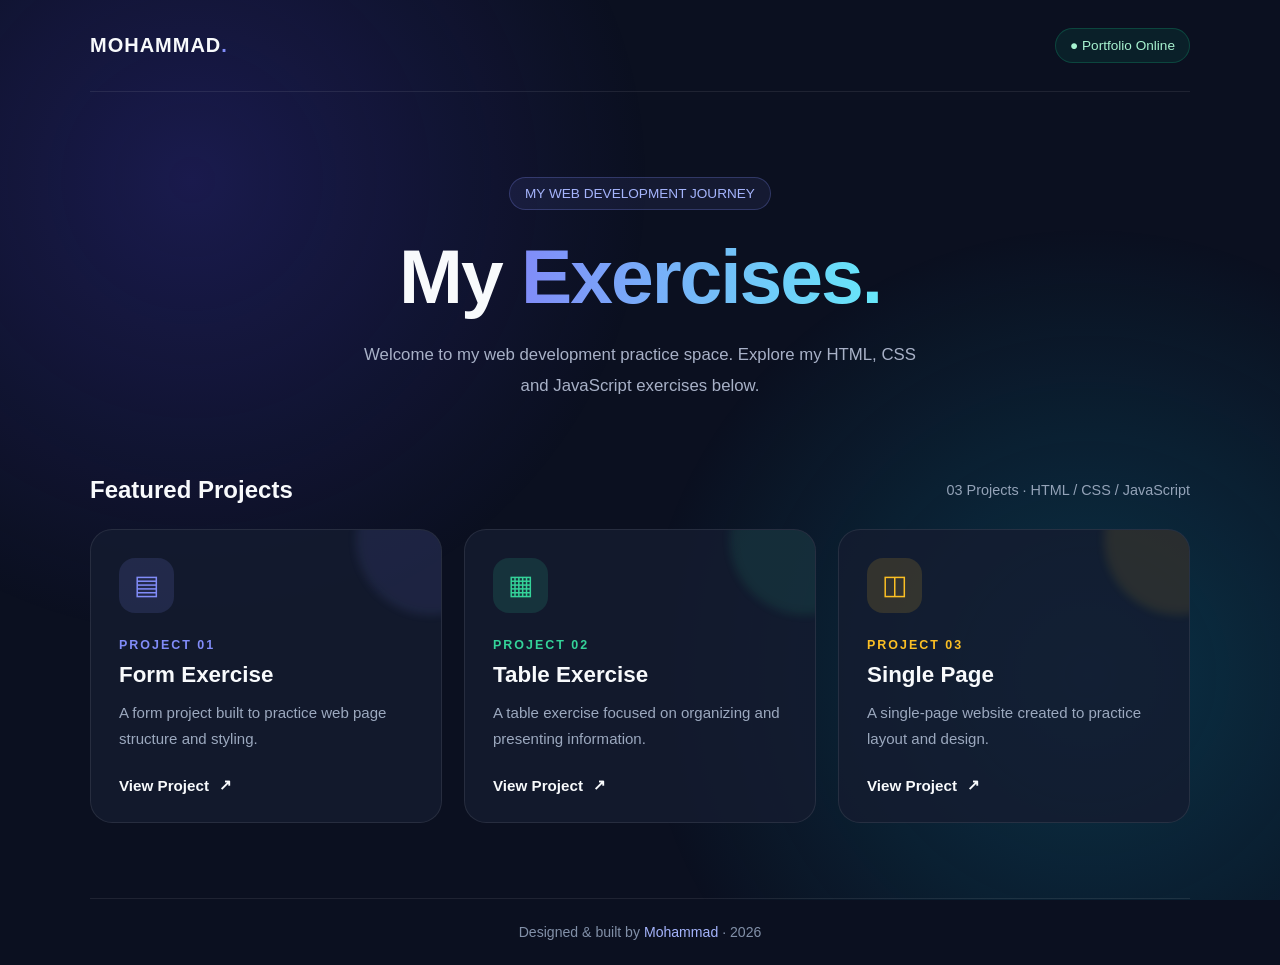
<file: index.html>
<!DOCTYPE html>
<html lang="en">
<head>
  <meta charset="UTF-8">
  <meta name="viewport" content="width=device-width, initial-scale=1.0">
  <title>Mohammad | My Exercises</title>

  <style>
    * {
      margin: 0;
      padding: 0;
      box-sizing: border-box;
    }

    body {
      font-family: Arial, Helvetica, sans-serif;
      background: #0b1020;
      color: #f8fafc;
      min-height: 100vh;
      overflow-x: hidden;
    }

    .background {
      position: fixed;
      inset: 0;
      z-index: -1;
      background:
        radial-gradient(circle at 15% 20%, #4338ca44, transparent 35%),
        radial-gradient(circle at 85% 75%, #0891b244, transparent 35%);
    }

    .container {
      width: min(1100px, 90%);
      margin: auto;
    }

    header {
      padding: 28px 0;
      display: flex;
      justify-content: space-between;
      align-items: center;
      border-bottom: 1px solid #ffffff15;
    }

    .logo {
      font-size: 1.25rem;
      font-weight: 800;
      letter-spacing: 1px;
    }

    .logo span {
      color: #818cf8;
    }

    .status {
      font-size: 0.85rem;
      color: #a7f3d0;
      background: #10b98118;
      border: 1px solid #10b98140;
      padding: 9px 14px;
      border-radius: 30px;
    }

    .hero {
      text-align: center;
      padding: 85px 0 55px;
      animation: appear 0.8s ease both;
    }

    .eyebrow {
      display: inline-block;
      color: #a5b4fc;
      border: 1px solid #818cf844;
      background: #818cf815;
      border-radius: 30px;
      padding: 8px 15px;
      font-size: 0.85rem;
      margin-bottom: 24px;
    }

    h1 {
      font-size: clamp(2.5rem, 7vw, 4.8rem);
      line-height: 1.1;
      letter-spacing: -2px;
      margin-bottom: 22px;
    }

    h1 span {
      background: linear-gradient(90deg, #818cf8, #67e8f9);
      -webkit-background-clip: text;
      background-clip: text;
      color: transparent;
    }

    .hero p {
      color: #a8b1c7;
      max-width: 580px;
      margin: auto;
      line-height: 1.8;
      font-size: 1.05rem;
    }

    .section-heading {
      display: flex;
      justify-content: space-between;
      align-items: center;
      margin: 20px 0 25px;
      gap: 15px;
    }

    .section-heading h2 {
      font-size: 1.5rem;
    }

    .section-heading p {
      color: #94a3b8;
      font-size: 0.9rem;
    }

    .projects {
      display: grid;
      grid-template-columns: repeat(3, minmax(0, 1fr));
      gap: 22px;
      padding-bottom: 75px;
    }

    .card {
      --accent: #818cf8;
      position: relative;
      overflow: hidden;
      padding: 28px;
      min-height: 265px;
      border: 1px solid #ffffff16;
      border-radius: 22px;
      background: #151c30cc;
      display: flex;
      flex-direction: column;
      align-items: flex-start;
      transition: transform 0.3s ease, border-color 0.3s ease,
                  box-shadow 0.3s ease;
      animation: appear 0.7s ease both;
    }

    .card:nth-child(2) {
      animation-delay: 0.12s;
      --accent: #34d399;
    }

    .card:nth-child(3) {
      animation-delay: 0.24s;
      --accent: #fbbf24;
    }

    .card::before {
      content: "";
      position: absolute;
      width: 150px;
      height: 150px;
      right: -65px;
      top: -65px;
      border-radius: 50%;
      background: var(--accent);
      opacity: 0.10;
      filter: blur(5px);
    }

    .card:hover {
      transform: translateY(-8px);
      border-color: var(--accent);
      box-shadow: 0 18px 45px #00000035;
    }

    .icon {
      width: 55px;
      height: 55px;
      display: grid;
      place-items: center;
      border-radius: 16px;
      background: color-mix(in srgb, var(--accent) 14%, transparent);
      color: var(--accent);
      font-size: 1.7rem;
      margin-bottom: 25px;
    }

    .number {
      color: var(--accent);
      font-size: 0.78rem;
      letter-spacing: 2px;
      margin-bottom: 10px;
      font-weight: bold;
    }

    .card h3 {
      font-size: 1.4rem;
      margin-bottom: 12px;
    }

    .card p {
      color: #9ca9bf;
      font-size: 0.94rem;
      line-height: 1.7;
      margin-bottom: 25px;
    }

    .project-link {
      display: inline-flex;
      align-items: center;
      gap: 10px;
      margin-top: auto;
      color: #f8fafc;
      text-decoration: none;
      font-weight: 700;
      font-size: 0.95rem;
      transition: gap 0.2s ease;
    }

    .project-link:hover {
      gap: 16px;
      color: var(--accent);
    }

    footer {
      border-top: 1px solid #ffffff15;
      padding: 25px 0;
      color: #8290a8;
      text-align: center;
      font-size: 0.88rem;
    }

    footer span {
      color: #a5b4fc;
    }

    @keyframes appear {
      from {
        opacity: 0;
        transform: translateY(18px);
      }
      to {
        opacity: 1;
        transform: translateY(0);
      }
    }

    @media (max-width: 800px) {
      .projects {
        grid-template-columns: 1fr;
      }

      .hero {
        padding-top: 65px;
      }

      .section-heading {
        align-items: flex-start;
        flex-direction: column;
      }

      .card {
        min-height: 240px;
      }
    }

    @media (prefers-reduced-motion: reduce) {
      *, *::before, *::after {
        animation: none !important;
        transition: none !important;
      }
    }
  </style>
</head>

<body>
  <div class="background"></div>

  <div class="container">
    <header>
      <div class="logo">MOHAMMAD<span>.</span></div>
      <div class="status">● Portfolio Online</div>
    </header>

    <main>
      <section class="hero">
        <div class="eyebrow">MY WEB DEVELOPMENT JOURNEY</div>
        <h1>My <span>Exercises.</span></h1>
        <p>
          Welcome to my web development practice space.
          Explore my HTML, CSS and JavaScript exercises below.
        </p>
      </section>

      <section aria-labelledby="projects-title">
        <div class="section-heading">
          <h2 id="projects-title">Featured Projects</h2>
          <p>03 Projects · HTML / CSS / JavaScript</p>
        </div>

        <div class="projects">
          <article class="card">
            <div class="icon" aria-hidden="true">▤</div>
            <div class="number">PROJECT 01</div>
            <h3>Form Exercise</h3>
            <p>A form project built to practice web page structure and styling.</p>
            <a class="project-link" href="./Form/">
              View Project <span aria-hidden="true">↗</span>
            </a>
          </article>

          <article class="card">
            <div class="icon" aria-hidden="true">▦</div>
            <div class="number">PROJECT 02</div>
            <h3>Table Exercise</h3>
            <p>A table exercise focused on organizing and presenting information.</p>
            <a class="project-link" href="./Table/">
              View Project <span aria-hidden="true">↗</span>
            </a>
          </article>

          <article class="card">
            <div class="icon" aria-hidden="true">◫</div>
            <div class="number">PROJECT 03</div>
            <h3>Single Page</h3>
            <p>A single-page website created to practice layout and design.</p>
            <a class="project-link" href="./Single%20Page/">
              View Project <span aria-hidden="true">↗</span>
            </a>
          </article>
        </div>
      </section>
    </main>

    <footer>
      Designed & built by <span>Mohammad</span> · 2026
    </footer>
  </div>
</body>
</html>
</file>
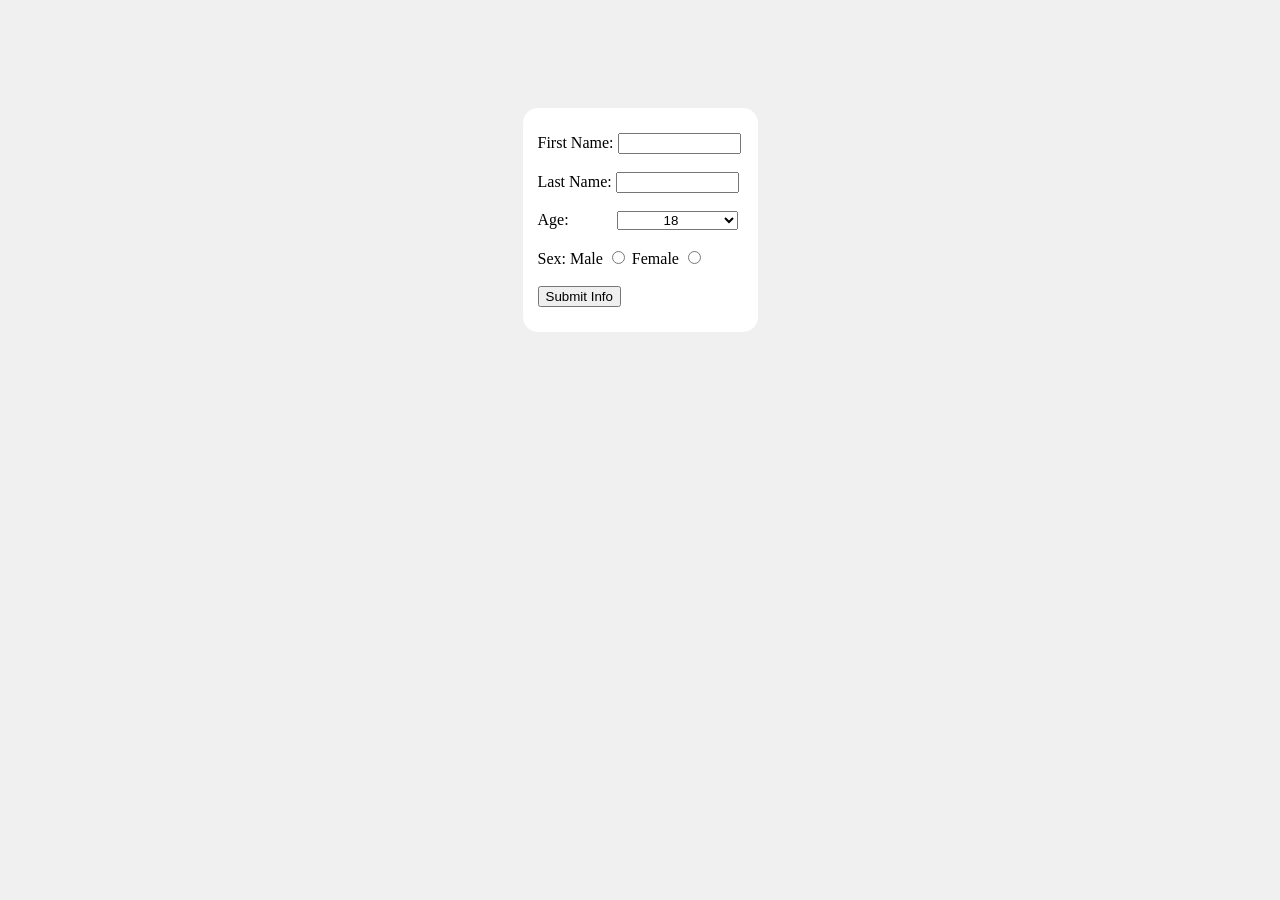
<file: Form/index.html>
<!DOCTYPE html>
<html lang="en">
<head>
    <meta charset="UTF-8">
    <meta name="viewport" content="width=device-width, initial-scale=1.0">
    <link rel="stylesheet" href="css/style.css">
    <title>Registration Page</title>
</head>
<body>
    <form action="">
        <label for="first_name">First Name: </label>
        <input type="text" id="first_name">
        <br><br>
        <label for="last_name">Last Name: </label>
        <input type="text" id="last_name">
        <br><br>
        <label for="age">Age: </label>
        <select name="age" id="age" >
        </select>
        <br><br>
        <label for="sex">Sex: </label>
        <label for="male">Male</label>
        <input type="radio" name="sex" >
        <label for="female">Female</label>
        <input type="radio" name="sex" >
        <br><br>
        <button type="submit">Submit Info</button>

    </form>

    <script src="JS/app.js"></script>
</body>
</html>
</file>
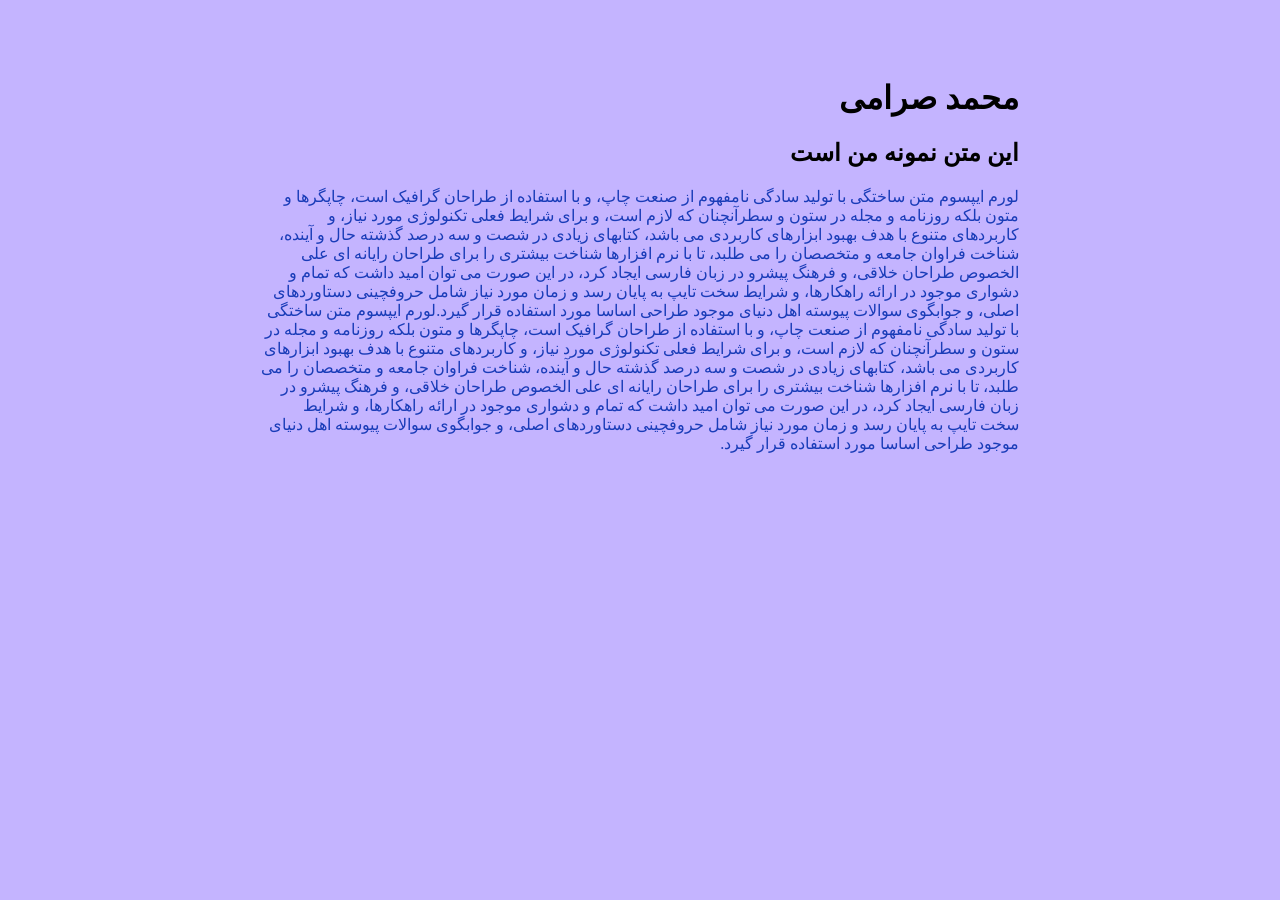
<file: Single Page/index.html>
<!DOCTYPE html>
<html lang="en" dir="rtl">
<head>
    <meta charset="UTF-8">
    <meta name="viewport" content="width=device-width, initial-scale=1.0">
    <link rel="stylesheet" href="css/style.css">
    <title>Single Page</title>
</head>
<body>
    <div>
        <h1>محمد صرامی</h1>
        <h2>این متن نمونه من است</h2>
        <p>لورم ایپسوم متن ساختگی با تولید سادگی نامفهوم از صنعت چاپ، و با استفاده از طراحان گرافیک است، چاپگرها و متون بلکه روزنامه و مجله در ستون و سطرآنچنان که لازم است، و برای شرایط فعلی تکنولوژی مورد نیاز، و کاربردهای متنوع با هدف بهبود ابزارهای کاربردی می باشد، کتابهای زیادی در شصت و سه درصد گذشته حال و آینده، شناخت فراوان جامعه و متخصصان را می طلبد، تا با نرم افزارها شناخت بیشتری را برای طراحان رایانه ای علی الخصوص طراحان خلاقی، و فرهنگ پیشرو در زبان فارسی ایجاد کرد، در این صورت می توان امید داشت که تمام و دشواری موجود در ارائه راهکارها، و شرایط سخت تایپ به پایان رسد و زمان مورد نیاز شامل حروفچینی دستاوردهای اصلی، و جوابگوی سوالات پیوسته اهل دنیای موجود طراحی اساسا مورد استفاده قرار گیرد.لورم ایپسوم متن ساختگی با تولید سادگی نامفهوم از صنعت چاپ، و با استفاده از طراحان گرافیک است، چاپگرها و متون بلکه روزنامه و مجله در ستون و سطرآنچنان که لازم است، و برای شرایط فعلی تکنولوژی مورد نیاز، و کاربردهای متنوع با هدف بهبود ابزارهای کاربردی می باشد، کتابهای زیادی در شصت و سه درصد گذشته حال و آینده، شناخت فراوان جامعه و متخصصان را می طلبد، تا با نرم افزارها شناخت بیشتری را برای طراحان رایانه ای علی الخصوص طراحان خلاقی، و فرهنگ پیشرو در زبان فارسی ایجاد کرد، در این صورت می توان امید داشت که تمام و دشواری موجود در ارائه راهکارها، و شرایط سخت تایپ به پایان رسد و زمان مورد نیاز شامل حروفچینی دستاوردهای اصلی، و جوابگوی سوالات پیوسته اهل دنیای موجود طراحی اساسا مورد استفاده قرار گیرد.</p>
    </div>
</body>
</html>
</file>
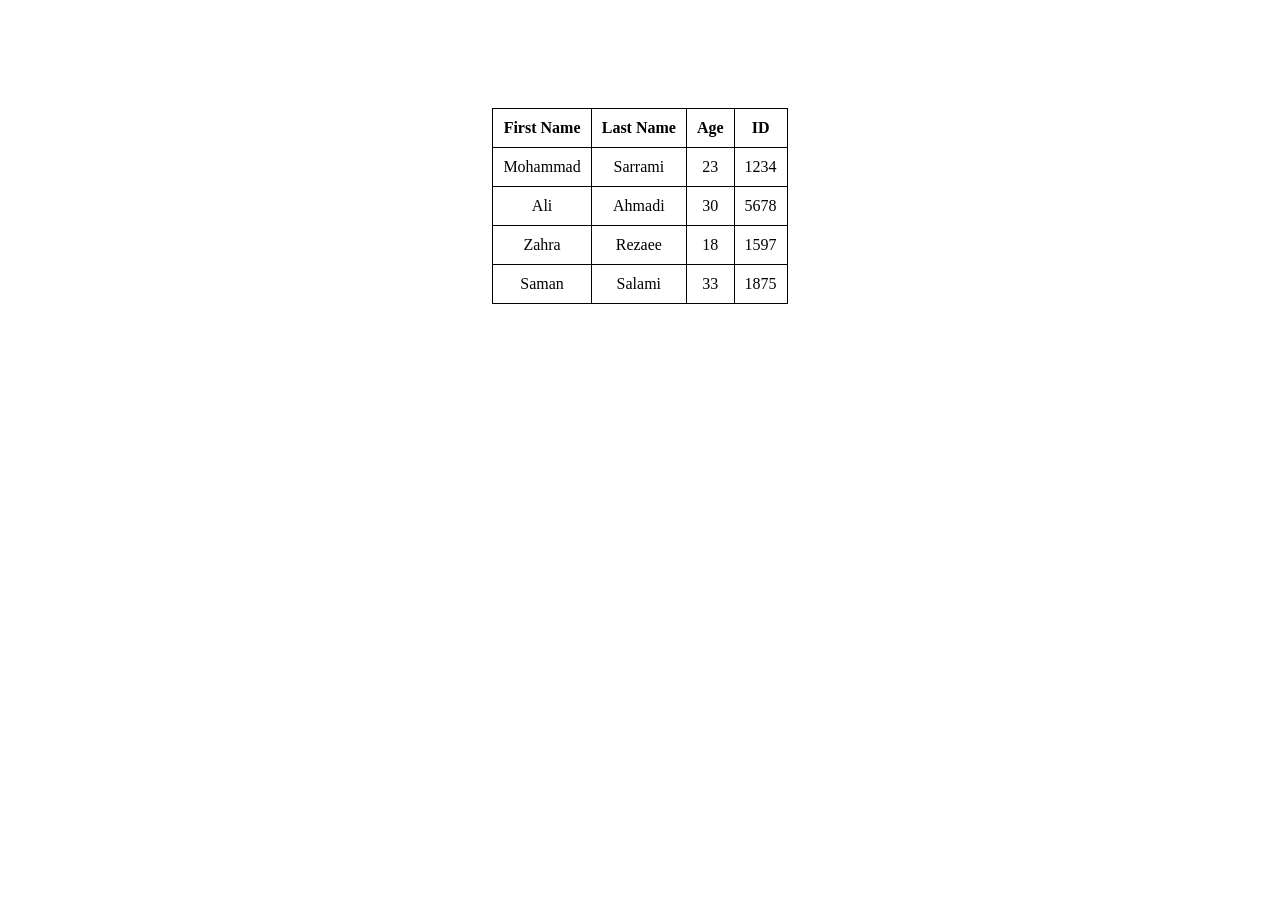
<file: Table/index.html>
<!DOCTYPE html>
<html lang="en">
<head>
    <meta charset="UTF-8">
    <meta name="viewport" content="width=device-width, initial-scale=1.0">
    <link rel="stylesheet" href="css/style.css">
    <title>People Table</title>
</head>
<body>
    <table>
        <tr>
            <th>First Name</th>
            <th>Last Name</th>
            <th>Age</th>
            <th>ID</th>
        </tr>
        <tr>
            <td>Mohammad</td>
            <td>Sarrami</td>
            <td>23</td>
            <td>1234</td>
        </tr>
        <tr>
            <td>Ali</td>
            <td>Ahmadi</td>
            <td>30</td>
            <td>5678</td>
        </tr>
        <tr>
            <td>Zahra</td>
            <td>Rezaee</td>
            <td>18</td>
            <td>1597</td>
        </tr>
        <tr>
            <td>Saman</td>
            <td>Salami</td>
            <td>33</td>
            <td>1875</td>
        </tr>
    </table>
    
</body>
</html>
</file>
<file: Form/css/style.css>
body{
    display: flex;
    justify-content: center;
    background-color: #f0f0f0;
}
form{
    background-color: #fff ;
    margin-top: 100px;
    width: 205px;
    padding: 25px 15px;
    border-radius: 15px;
}
input{
    max-width:115px;
}
#age{
    margin-left: 44px;
    padding: 0 42px;
}
</file>
<file: Single Page/css/style.css>
body{
    display: flex;
    align-items: center;
    justify-content: center;
    background-color: #C4B4FF;
}
div{
    margin-top: 50px;
    max-width: 60%;
}
h3, p{
    color: #193CB8;    
}
</file>
<file: Table/css/style.css>
body{
    display: flex;
    align-items: center;
    justify-content: center;
}
table{
    border-collapse: collapse;
    text-align: center;
    margin-top: 100px;
}
th, td{
    border: 1px solid black;
    padding: 10px 10px;
}
</file>
